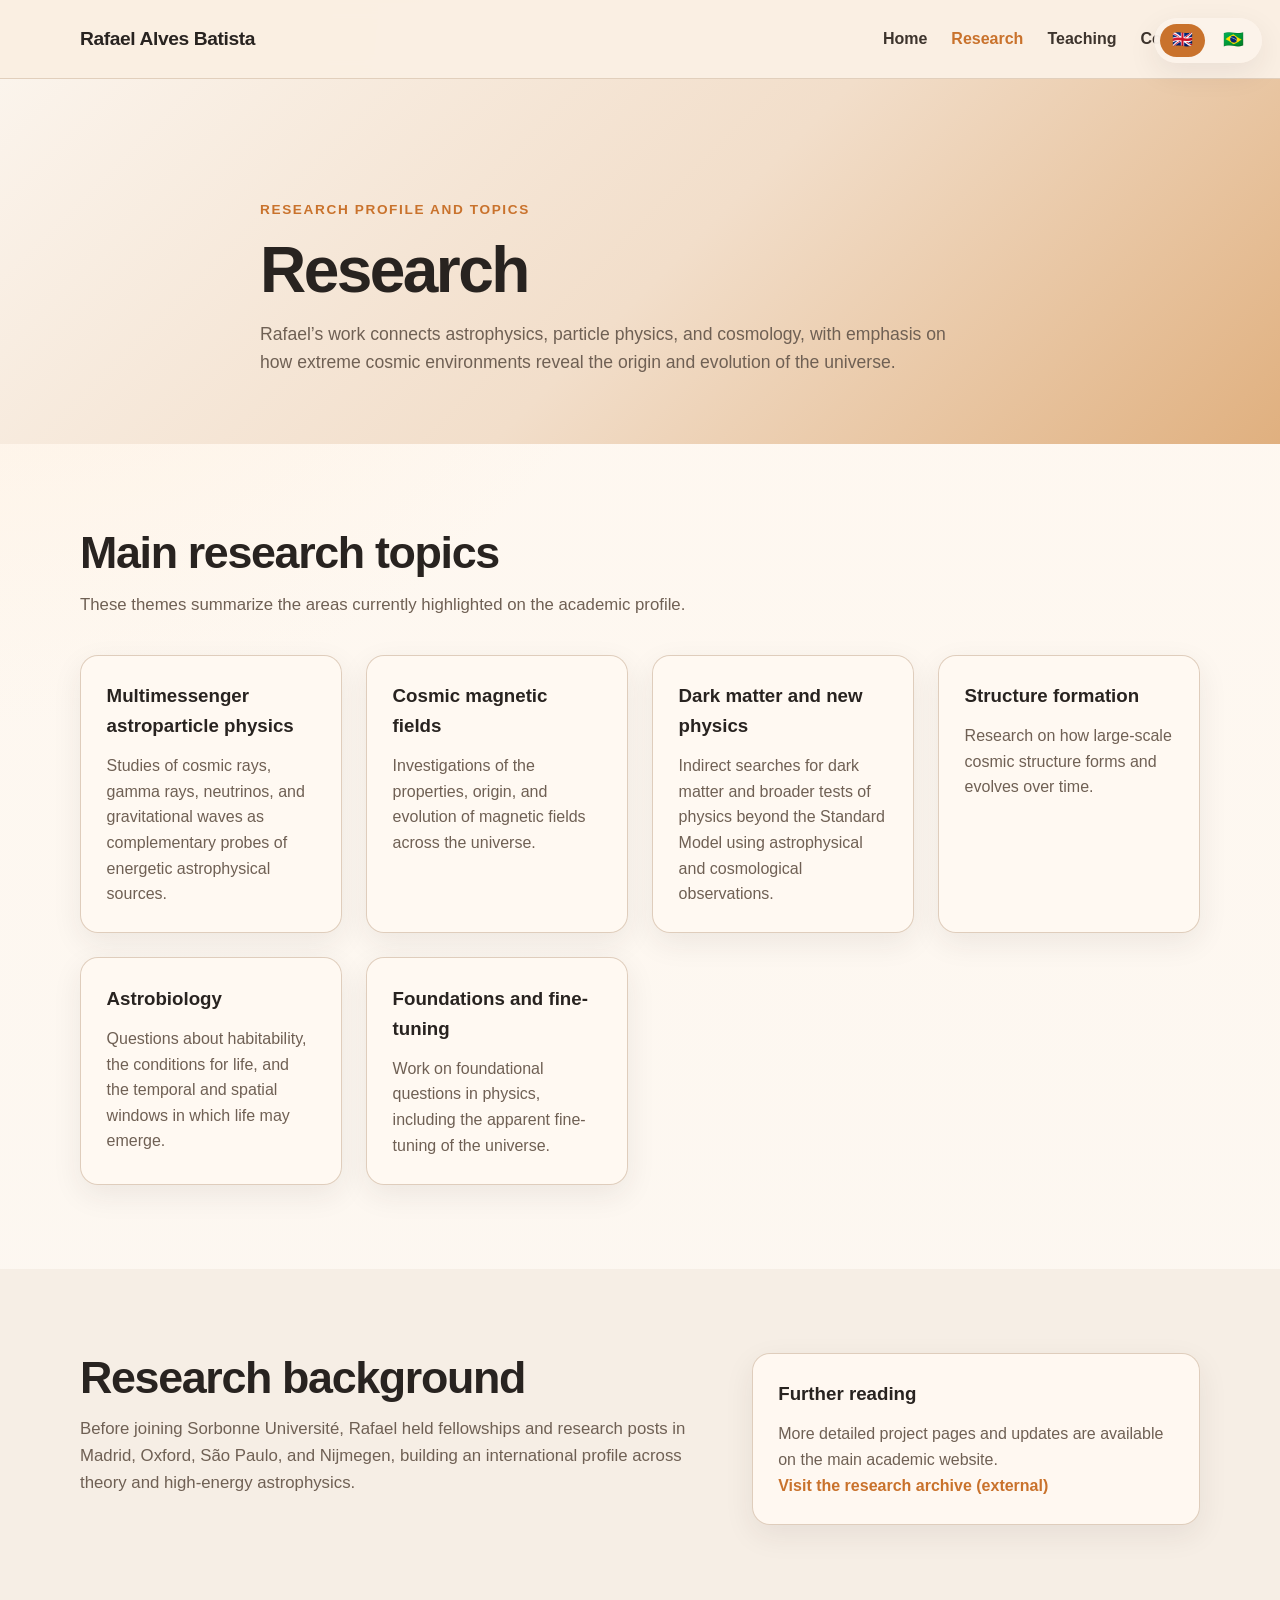
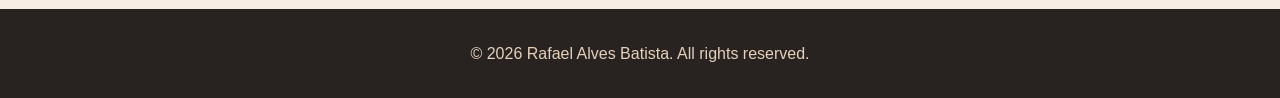
<file: research.html>
<!DOCTYPE html>
<html lang="en">
<head>
	<meta charset="UTF-8">
	<meta name="viewport" content="width=device-width, initial-scale=1.0">
	<meta name="description" content="Research profile of Rafael Alves Batista.">
	<title>Rafael Alves Batista | Research</title>
	<link rel="stylesheet" href="styles.css">
</head>
<body data-page="research">
	<div class="language-switcher">
		<button class="lang-btn active" data-lang="en" aria-label="English">🇬🇧</button>
		<button class="lang-btn" data-lang="pt" aria-label="Portuguese">🇧🇷</button>
	</div>

	<nav class="navbar">
		<div class="container">
			<div class="logo">
				<a href="index.html" class="logo-link">Rafael Alves Batista</a>
			</div>
			<ul class="nav-menu">
				<li><a href="index.html" class="nav-link" data-nav="home" data-translate="nav_home">Home</a></li>
				<li><a href="research.html" class="nav-link" data-nav="research" data-translate="nav_research">Research</a></li>
				<li><a href="teaching.html" class="nav-link" data-nav="teaching" data-translate="nav_teaching">Teaching</a></li>
				<li><a href="index.html#contact" class="nav-link" data-translate="nav_contact">Contact</a></li>
			</ul>
			<div class="hamburger" aria-label="Toggle navigation" aria-expanded="false">
				<span></span>
				<span></span>
				<span></span>
			</div>
		</div>
	</nav>

	<main>
		<section class="hero hero-inner">
			<div class="container hero-copy narrow-copy">
				<p class="eyebrow" data-translate="research_eyebrow">Research profile and topics</p>
				<h1 class="main-title" data-translate="research_title">Research</h1>
				<p class="description" data-translate="research_description">Rafael’s work connects astrophysics, particle physics, and cosmology, with emphasis on how extreme cosmic environments reveal the origin and evolution of the universe.</p>
			</div>
		</section>

		<section class="section">
			<div class="container">
				<div class="section-header">
					<h2 class="section-title" data-translate="research_topics_title">Main research topics</h2>
					<p class="section-description" data-translate="research_topics_description">These themes summarize the areas currently highlighted on the academic profile.</p>
				</div>
				<div class="feature-grid">
					<article class="feature-card">
						<h3 data-translate="research_area1_title">Multimessenger astroparticle physics</h3>
						<p data-translate="research_area1_desc">Studies of cosmic rays, gamma rays, neutrinos, and gravitational waves as complementary probes of energetic astrophysical sources.</p>
					</article>
					<article class="feature-card">
						<h3 data-translate="research_area2_title">Cosmic magnetic fields</h3>
						<p data-translate="research_area2_desc">Investigations of the properties, origin, and evolution of magnetic fields across the universe.</p>
					</article>
					<article class="feature-card">
						<h3 data-translate="research_area3_title">Dark matter and new physics</h3>
						<p data-translate="research_area3_desc">Indirect searches for dark matter and broader tests of physics beyond the Standard Model using astrophysical and cosmological observations.</p>
					</article>
					<article class="feature-card">
						<h3 data-translate="research_area4_title">Structure formation</h3>
						<p data-translate="research_area4_desc">Research on how large-scale cosmic structure forms and evolves over time.</p>
					</article>
					<article class="feature-card">
						<h3 data-translate="research_area5_title">Astrobiology</h3>
						<p data-translate="research_area5_desc">Questions about habitability, the conditions for life, and the temporal and spatial windows in which life may emerge.</p>
					</article>
					<article class="feature-card">
						<h3 data-translate="research_area6_title">Foundations and fine-tuning</h3>
						<p data-translate="research_area6_desc">Work on foundational questions in physics, including the apparent fine-tuning of the universe.</p>
					</article>
				</div>
			</div>
		</section>

		<section class="section section-alt">
			<div class="container two-column-layout">
				<div>
					<h2 class="section-title" data-translate="research_background_title">Research background</h2>
					<p class="section-description compact" data-translate="research_background_desc">Before joining Sorbonne Université, Rafael held fellowships and research posts in Madrid, Oxford, São Paulo, and Nijmegen, building an international profile across theory and high-energy astrophysics.</p>
				</div>
				<div class="info-card">
					<h3 data-translate="research_links_title">Further reading</h3>
					<p data-translate="research_links_desc">More detailed project pages and updates are available on the main academic website.</p>
					<p><a href="https://www.8rafael.com/en/research/" class="inline-link" data-translate="research_links_action">Visit the research archive (external)</a></p>
				</div>
			</div>
		</section>
	</main>

	<footer class="footer">
		<div class="container">
			<p>&copy; <span id="year"></span> Rafael Alves Batista. <span data-translate="footer_rights">All rights reserved.</span></p>
		</div>
	</footer>

	<script src="script.js"></script>
</body>
</html>
</file>
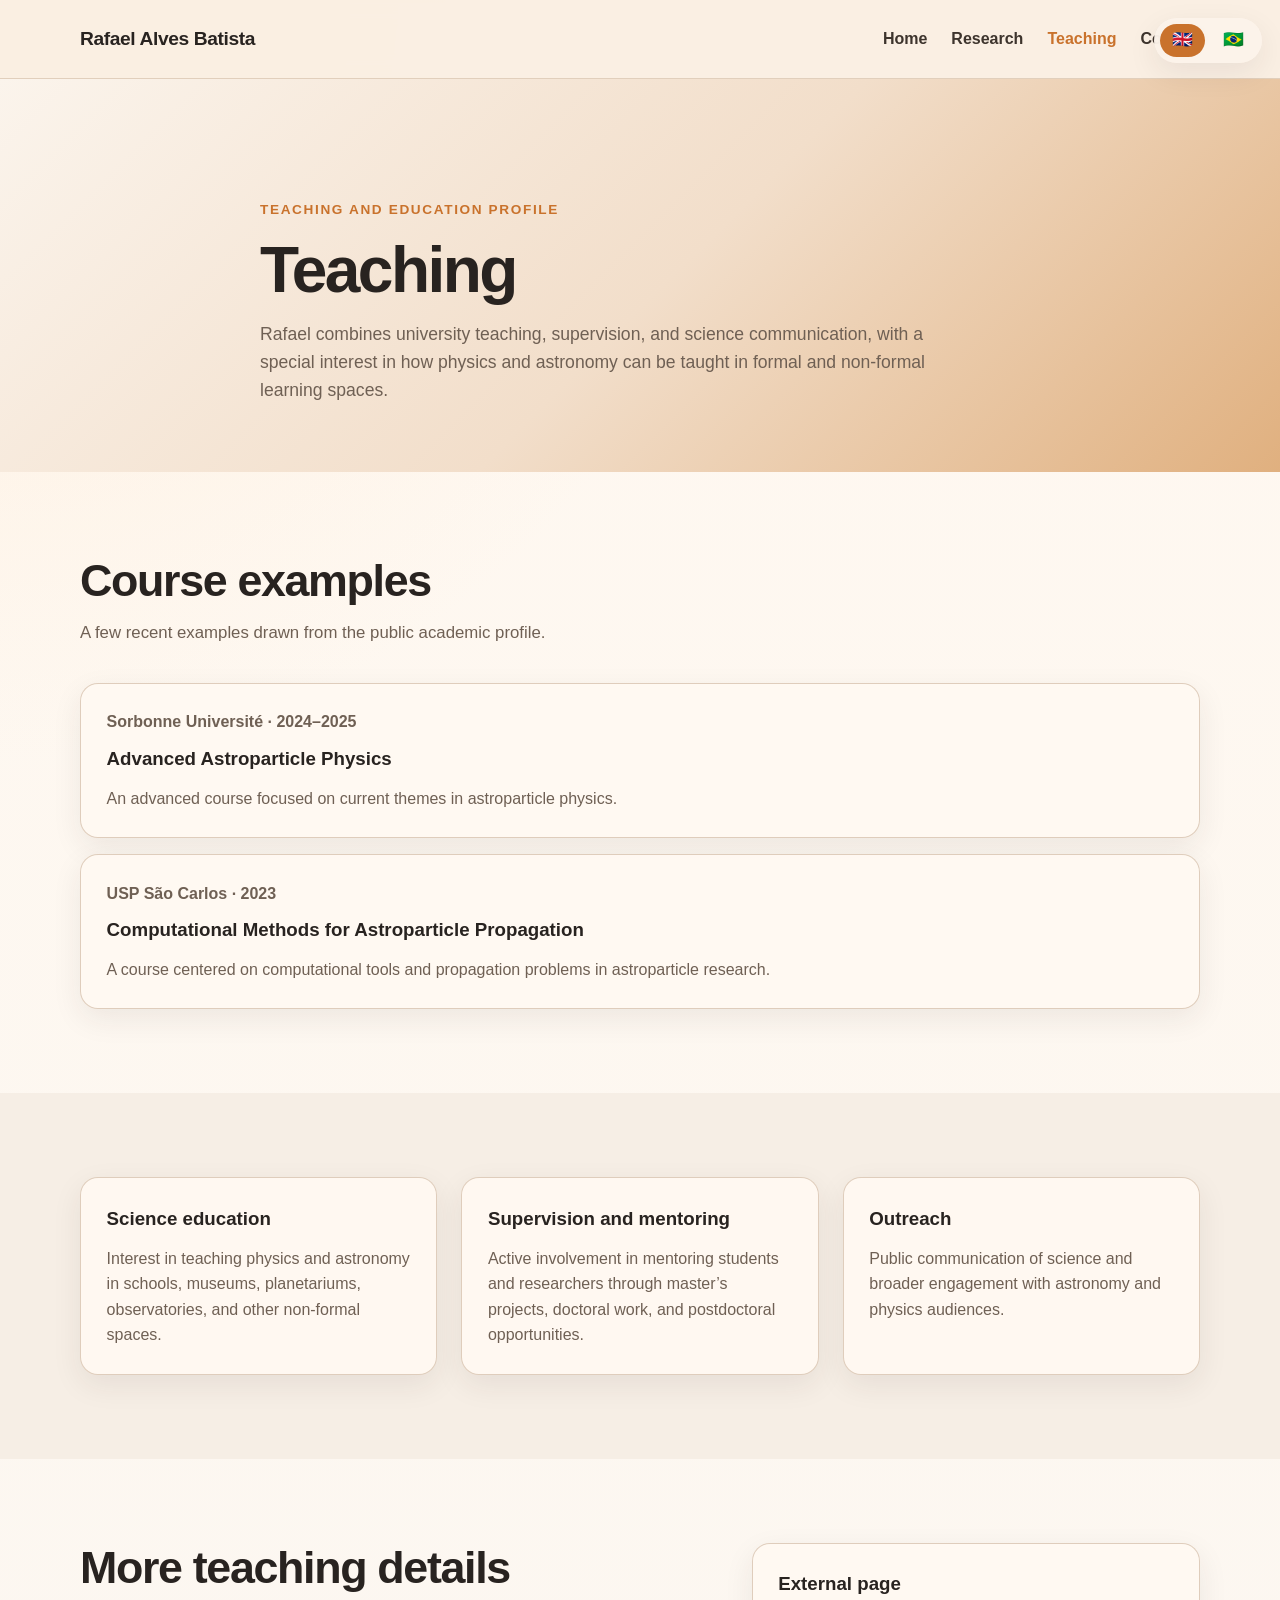
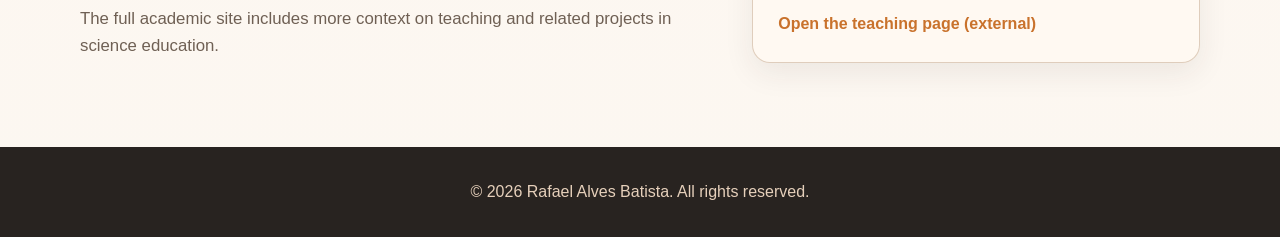
<file: teaching.html>
<!DOCTYPE html>
<html lang="en">
<head>
	<meta charset="UTF-8">
	<meta name="viewport" content="width=device-width, initial-scale=1.0">
	<meta name="description" content="Teaching profile of Rafael Alves Batista.">
	<title>Rafael Alves Batista | Teaching</title>
	<link rel="stylesheet" href="styles.css">
</head>
<body data-page="teaching">
	<div class="language-switcher">
		<button class="lang-btn active" data-lang="en" aria-label="English">🇬🇧</button>
		<button class="lang-btn" data-lang="pt" aria-label="Portuguese">🇧🇷</button>
	</div>

	<nav class="navbar">
		<div class="container">
			<div class="logo">
				<a href="index.html" class="logo-link">Rafael Alves Batista</a>
			</div>
			<ul class="nav-menu">
				<li><a href="index.html" class="nav-link" data-nav="home" data-translate="nav_home">Home</a></li>
				<li><a href="research.html" class="nav-link" data-nav="research" data-translate="nav_research">Research</a></li>
				<li><a href="teaching.html" class="nav-link" data-nav="teaching" data-translate="nav_teaching">Teaching</a></li>
				<li><a href="index.html#contact" class="nav-link" data-translate="nav_contact">Contact</a></li>
			</ul>
			<div class="hamburger" aria-label="Toggle navigation" aria-expanded="false">
				<span></span>
				<span></span>
				<span></span>
			</div>
		</div>
	</nav>

	<main>
		<section class="hero hero-inner">
			<div class="container hero-copy narrow-copy">
				<p class="eyebrow" data-translate="teaching_eyebrow">Teaching and education profile</p>
				<h1 class="main-title" data-translate="teaching_title">Teaching</h1>
				<p class="description" data-translate="teaching_description">Rafael combines university teaching, supervision, and science communication, with a special interest in how physics and astronomy can be taught in formal and non-formal learning spaces.</p>
			</div>
		</section>

		<section class="section">
			<div class="container">
				<div class="section-header">
					<h2 class="section-title" data-translate="teaching_courses_title">Course examples</h2>
					<p class="section-description" data-translate="teaching_courses_description">A few recent examples drawn from the public academic profile.</p>
				</div>
				<div class="timeline-list">
					<article class="timeline-item">
						<p class="timeline-meta" data-translate="teaching_course1_level">Sorbonne Université · 2024–2025</p>
						<h3 data-translate="teaching_course1_title">Advanced Astroparticle Physics</h3>
						<p data-translate="teaching_course1_desc">An advanced course focused on current themes in astroparticle physics.</p>
					</article>
					<article class="timeline-item">
						<p class="timeline-meta" data-translate="teaching_course2_level">USP São Carlos · 2023</p>
						<h3 data-translate="teaching_course2_title">Computational Methods for Astroparticle Propagation</h3>
						<p data-translate="teaching_course2_desc">A course centered on computational tools and propagation problems in astroparticle research.</p>
					</article>
				</div>
			</div>
		</section>

		<section class="section section-alt">
			<div class="container feature-grid">
				<article class="feature-card">
					<h3 data-translate="teaching_area1_title">Science education</h3>
					<p data-translate="teaching_area1_desc">Interest in teaching physics and astronomy in schools, museums, planetariums, observatories, and other non-formal spaces.</p>
				</article>
				<article class="feature-card">
					<h3 data-translate="teaching_area2_title">Supervision and mentoring</h3>
					<p data-translate="teaching_area2_desc">Active involvement in mentoring students and researchers through master’s projects, doctoral work, and postdoctoral opportunities.</p>
				</article>
				<article class="feature-card">
					<h3 data-translate="teaching_area3_title">Outreach</h3>
					<p data-translate="teaching_area3_desc">Public communication of science and broader engagement with astronomy and physics audiences.</p>
				</article>
			</div>
		</section>

		<section class="section">
			<div class="container two-column-layout">
				<div>
					<h2 class="section-title" data-translate="teaching_links_title">More teaching details</h2>
					<p class="section-description compact" data-translate="teaching_links_desc">The full academic site includes more context on teaching and related projects in science education.</p>
				</div>
				<div class="info-card">
					<h3 data-translate="teaching_links_box_title">External page</h3>
					<p><a href="https://www.8rafael.com/en/teaching/" class="inline-link" data-translate="teaching_links_action">Open the teaching page (external)</a></p>
				</div>
			</div>
		</section>
	</main>

	<footer class="footer">
		<div class="container">
			<p>&copy; <span id="year"></span> Rafael Alves Batista. <span data-translate="footer_rights">All rights reserved.</span></p>
		</div>
	</footer>

	<script src="script.js"></script>
</body>
</html>
</file>
<file: styles.css>
:root {
	--primary-color: #c9722c;
	--accent-color: #282320;
	--text-color: #3d342d;
	--text-light: #6f6054;
	--bg-color: #fcf7f1;
	--bg-light: #f6eee5;
	--hero-gradient-start: #fbf4ec;
	--hero-gradient-mid: #f2deca;
	--hero-gradient-end: #e0b07f;
	--border-color: #dcc9b6;
	--surface-soft: rgba(252, 244, 235, 0.92);
	--surface-strong: rgba(250, 239, 226, 0.96);
	--surface-card: rgba(255, 249, 242, 0.92);
	--footer-text: #e6d0bb;
	--shadow: 0 10px 30px rgba(47, 41, 37, 0.08);
	--shadow-lg: 0 16px 40px rgba(47, 41, 37, 0.14);
	--radius: 18px;
}

* {
	margin: 0;
	padding: 0;
	box-sizing: border-box;
}

html {
	scroll-behavior: smooth;
}

body {
	font-family: -apple-system, BlinkMacSystemFont, 'Segoe UI', 'Roboto', 'Oxygen', 'Ubuntu', 'Cantarell', 'Helvetica Neue', sans-serif;
	line-height: 1.6;
	color: var(--text-color);
	background: var(--bg-color);
	background-image: radial-gradient(circle at top left, rgba(255, 238, 219, 0.75), transparent 34%), linear-gradient(180deg, rgba(255, 248, 240, 0.98), rgba(252, 247, 241, 1));
}

main {
	min-height: calc(100vh - 180px);
}

.container {
	width: min(1120px, calc(100% - 40px));
	margin: 0 auto;
}

.language-switcher {
	position: fixed;
	top: 18px;
	right: 18px;
	z-index: 1001;
	display: flex;
	gap: 6px;
	padding: 6px;
	border-radius: 999px;
	background: var(--surface-soft);
	backdrop-filter: blur(10px);
	box-shadow: var(--shadow);
}

.lang-btn {
	border: none;
	background: transparent;
	color: var(--text-color);
	padding: 8px 12px;
	border-radius: 999px;
	cursor: pointer;
	font-weight: 700;
	font-size: 1.05rem;
	line-height: 1;
	transition: background 0.2s ease, color 0.2s ease;
}

.lang-btn:hover,
.lang-btn:focus-visible {
	background: var(--bg-light);
	outline: none;
}

.lang-btn.active {
	background: var(--primary-color);
	color: #fff;
}

.navbar {
	position: sticky;
	top: 0;
	z-index: 999;
	background: var(--surface-strong);
	backdrop-filter: blur(10px);
	border-bottom: 1px solid rgba(220, 201, 182, 0.85);
}

.navbar .container {
	display: flex;
	align-items: center;
	justify-content: space-between;
	min-height: 78px;
}

.logo-link {
	color: var(--accent-color);
	text-decoration: none;
	font-weight: 800;
	font-size: 1.2rem;
	letter-spacing: -0.02em;
}

.nav-menu {
	list-style: none;
	display: flex;
	align-items: center;
	gap: 1.5rem;
}

.nav-link {
	text-decoration: none;
	color: var(--text-color);
	font-weight: 600;
	transition: color 0.2s ease;
}

.nav-link:hover,
.nav-link[aria-current="page"] {
	color: var(--primary-color);
}

.hamburger {
	display: none;
	flex-direction: column;
	gap: 5px;
	cursor: pointer;
}

.hamburger span {
	width: 24px;
	height: 3px;
	border-radius: 999px;
	background: var(--accent-color);
	transition: transform 0.2s ease, opacity 0.2s ease;
}

.hero {
	padding: 120px 0 88px;
	background: linear-gradient(135deg, var(--hero-gradient-start) 0%, var(--hero-gradient-mid) 52%, var(--hero-gradient-end) 100%);
}

.hero-inner {
	padding-bottom: 68px;
}

.hero-layout {
	display: grid;
	grid-template-columns: minmax(0, 1.35fr) minmax(320px, 0.8fr);
	gap: 2rem;
	align-items: center;
}

.hero-copy {
	max-width: 760px;
}

.narrow-copy {
	max-width: 760px;
}

.eyebrow {
	font-size: 0.85rem;
	letter-spacing: 0.12em;
	text-transform: uppercase;
	color: var(--primary-color);
	font-weight: 800;
	margin-bottom: 1rem;
}

.main-title {
	font-size: clamp(2.6rem, 5vw, 4.4rem);
	line-height: 1.05;
	letter-spacing: -0.04em;
	color: var(--accent-color);
	margin-bottom: 1rem;
}

.subtitle {
	font-size: clamp(1.1rem, 2vw, 1.35rem);
	font-weight: 600;
	color: var(--primary-color);
	margin-bottom: 1.25rem;
}

.description,
.section-description,
.timeline-item p,
.feature-card p,
.info-card p,
.highlight-list li,
.link-card p {
	color: var(--text-light);
}

.description {
	font-size: 1.1rem;
	max-width: 720px;
}

.description-secondary {
	margin-top: 1rem;
}

.cta-buttons {
	display: flex;
	flex-wrap: wrap;
	gap: 1rem;
	margin-top: 2rem;
}

.btn {
	display: inline-flex;
	align-items: center;
	justify-content: center;
	text-decoration: none;
	font-weight: 700;
	padding: 0.9rem 1.5rem;
	border-radius: 999px;
	border: 2px solid transparent;
	transition: transform 0.2s ease, box-shadow 0.2s ease, background 0.2s ease, color 0.2s ease;
}

.btn:hover {
	transform: translateY(-2px);
	box-shadow: var(--shadow);
}

.btn-primary {
	background: var(--primary-color);
	border-color: var(--primary-color);
	color: #fff;
}

.btn-primary:hover {
	background: var(--primary-color);
	border-color: var(--primary-color);
}

.btn-secondary {
	background: transparent;
	border-color: var(--primary-color);
	color: var(--primary-color);
}

.btn-secondary:hover {
	background: var(--primary-color);
	color: #fff;
}

.btn-ghost {
	background: rgba(255, 249, 242, 0.3);
	border-color: rgba(61, 52, 45, 0.16);
	color: var(--accent-color);
}

.btn-ghost:hover {
	background: rgba(255, 249, 242, 0.76);
	color: var(--accent-color);
}

.highlight-panel,
.info-card,
.feature-card,
.timeline-item,
.link-card {
	background: var(--surface-card);
	border: 1px solid rgba(220, 201, 182, 0.9);
	border-radius: var(--radius);
	box-shadow: var(--shadow);
}

.profile-sidebar {
	display: grid;
	gap: 1rem;
}

.profile-photo {
	min-height: 420px;
	border-radius: calc(var(--radius) + 10px);
	background-image: linear-gradient(180deg, rgba(20, 18, 17, 0.08), rgba(20, 18, 17, 0.22)), url('profile-photo.jpg');
	background-position: center top;
	background-repeat: no-repeat;
	background-size: cover;
	border: 1px solid rgba(220, 201, 182, 0.9);
	box-shadow: var(--shadow-lg);
	overflow: hidden;
	position: relative;
	background-color: #dcc2ac;
	isolation: isolate;
}

.profile-photo::after {
	content: 'Add profile-photo.jpg';
	position: absolute;
	left: 1rem;
	bottom: 1rem;
	padding: 0.45rem 0.7rem;
	border-radius: 999px;
	background: rgba(40, 35, 32, 0.72);
	color: #fff;
	font-size: 0.8rem;
	letter-spacing: 0.04em;
	text-transform: uppercase;
	backdrop-filter: blur(6px);
	z-index: -1;
	opacity: 0;
	transition: opacity 0.2s ease;
}

.profile-photo:hover::after,
.profile-photo:focus-visible::after {
	opacity: 1;
	z-index: 1;
}

.profile-card {
	padding: 1.5rem;
	background: rgba(255, 249, 242, 0.9);
	border: 1px solid rgba(220, 201, 182, 0.9);
	border-radius: var(--radius);
	box-shadow: var(--shadow);
	backdrop-filter: blur(6px);
}

.profile-card h2 {
	color: var(--accent-color);
	margin-bottom: 0.7rem;
}

.profile-card-name {
	font-weight: 800;
	color: var(--accent-color);
}

.highlight-panel {
	padding: 1.75rem;
}

.highlight-panel h2,
.feature-card h3,
.timeline-item h3,
.info-card h3,
.link-card h3 {
	color: var(--accent-color);
	margin-bottom: 0.75rem;
}

.highlight-list {
	padding-left: 1.1rem;
	display: grid;
	gap: 0.9rem;
}

.section {
	padding: 84px 0;
}

.section-alt {
	background: var(--bg-light);
}

.section-header {
	margin-bottom: 2.25rem;
}

.section-title {
	font-size: clamp(2rem, 4vw, 2.8rem);
	line-height: 1.1;
	letter-spacing: -0.03em;
	color: var(--accent-color);
	margin-bottom: 0.9rem;
}

.section-description {
	max-width: 760px;
	font-size: 1.05rem;
}

.section-description.compact {
	margin-bottom: 0;
}

.link-card-grid,
.feature-grid,
.contact-grid {
	display: grid;
	gap: 1.5rem;
}

.link-card-grid {
	grid-template-columns: repeat(auto-fit, minmax(260px, 1fr));
}

.feature-grid {
	grid-template-columns: repeat(auto-fit, minmax(240px, 1fr));
}

.contact-grid {
	grid-template-columns: repeat(auto-fit, minmax(220px, 1fr));
}

.link-card,
.feature-card,
.info-card,
.timeline-item {
	padding: 1.6rem;
}

.link-card {
	text-decoration: none;
	transition: transform 0.2s ease, box-shadow 0.2s ease;
}

.link-card:hover,
.feature-card:hover,
.timeline-item:hover,
.info-card:hover {
	transform: translateY(-4px);
	box-shadow: var(--shadow-lg);
}

.link-card-action {
	display: inline-block;
	margin-top: 1rem;
	color: var(--primary-color);
	font-weight: 700;
}

.timeline-list {
	display: grid;
	gap: 1rem;
}

.education-list {
	grid-template-columns: repeat(auto-fit, minmax(220px, 1fr));
}

.timeline-meta {
	font-weight: 700;
	color: var(--primary-color);
	margin-bottom: 0.55rem;
}

.two-column-layout {
	display: grid;
	gap: 1.5rem;
	grid-template-columns: minmax(0, 1.3fr) minmax(260px, 0.9fr);
	align-items: start;
}

.interests-grid {
	display: grid;
	grid-template-columns: repeat(auto-fit, minmax(260px, 1fr));
	gap: 1rem 1.25rem;
}

.interest-item {
	display: grid;
	grid-template-columns: auto 1fr;
	gap: 0.8rem;
	align-items: start;
	padding: 1.2rem 1.25rem;
	border-radius: var(--radius);
	background: rgba(255, 250, 245, 0.9);
	border: 1px solid rgba(220, 201, 182, 0.9);
	box-shadow: var(--shadow);
}

.interest-bullet {
	color: var(--primary-color);
	font-weight: 800;
	font-size: 1.15rem;
	line-height: 1.4;
}

.interest-item p {
	margin: 0;
	color: var(--text-light);
}

.compact-contact-grid {
	grid-template-columns: 1fr;
	gap: 1rem;
}

.inline-link {
	color: var(--primary-color);
	font-weight: 700;
	text-decoration: none;
}

.inline-link:hover {
	text-decoration: underline;
}

.footer {
	background: var(--accent-color);
	color: var(--footer-text);
	padding: 2rem 0;
}

.footer p {
	text-align: center;
}

@media (max-width: 900px) {
	.hero-layout,
	.two-column-layout {
		grid-template-columns: 1fr;
	}

	.profile-photo {
		min-height: 360px;
	}
}

@media (max-width: 768px) {
	.language-switcher {
		top: 12px;
		right: 12px;
	}

	.hamburger {
		display: flex;
	}

	.nav-menu {
		position: fixed;
		top: 78px;
		left: 0;
		right: 0;
		padding: 1.2rem 20px 1.6rem;
		background: var(--surface-strong);
		backdrop-filter: blur(10px);
		border-bottom: 1px solid var(--border-color);
		flex-direction: column;
		align-items: flex-start;
		gap: 1rem;
		transform: translateY(-140%);
		transition: transform 0.2s ease;
	}

	.nav-menu.active {
		transform: translateY(0);
	}

	.hero {
		padding-top: 108px;
	}

	.profile-photo::after {
		opacity: 1;
		z-index: 1;
	}
}

@media (max-width: 560px) {
	.container {
		width: min(100% - 28px, 1120px);
	}

	.section {
		padding: 68px 0;
	}

	.cta-buttons {
		flex-direction: column;
		align-items: stretch;
	}

	.btn {
		width: 100%;
	}
}
</file>
